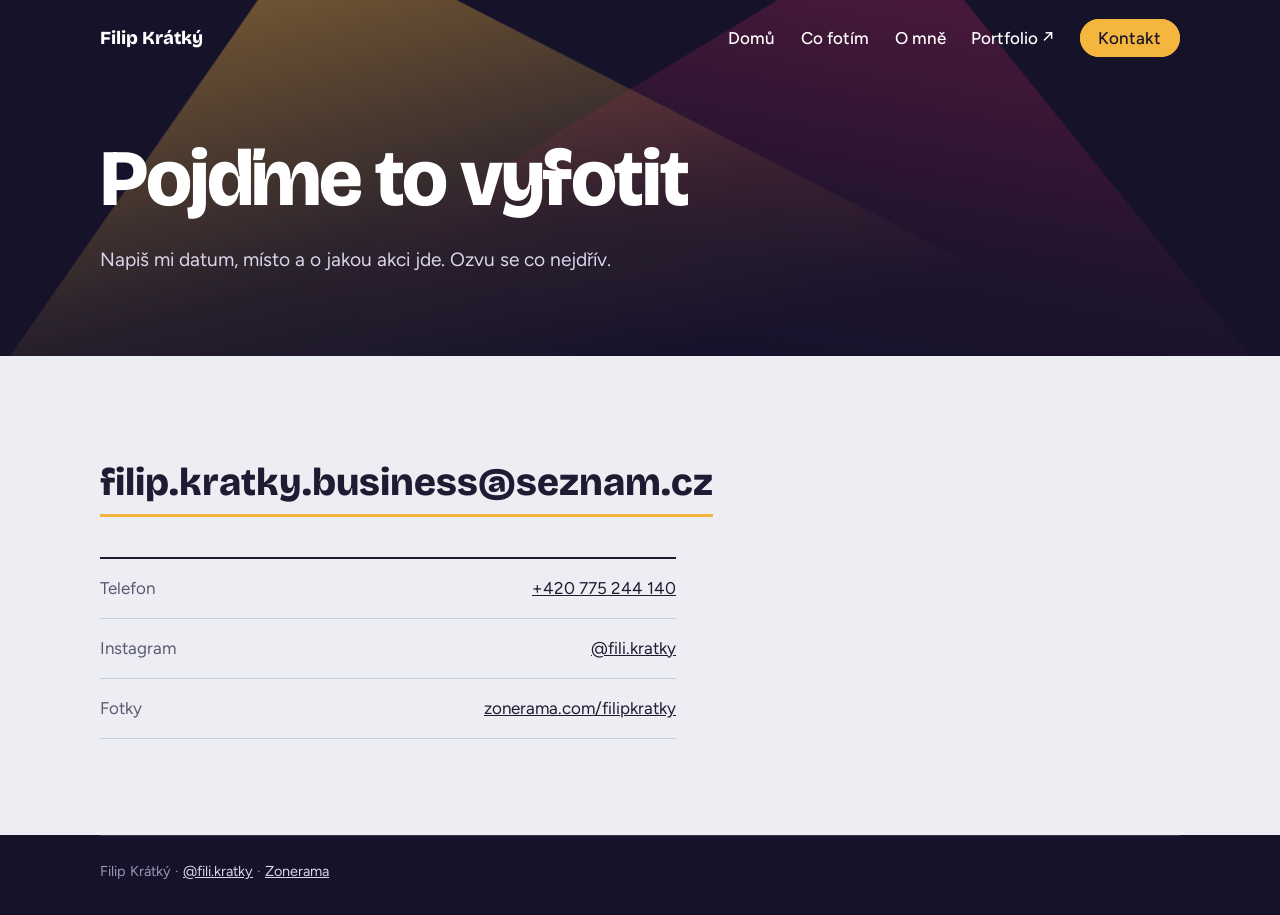
<file: kontakt.html>
<!DOCTYPE html>
<html lang="cs">
<head>
<meta charset="utf-8">
<meta name="viewport" content="width=device-width, initial-scale=1">
<title>Kontakt – Filip Krátký</title>
<meta name="description" content="Napiš mi datum, místo a typ akce. Ozvu se co nejdřív.">
<link rel="preconnect" href="https://fonts.googleapis.com">
<link rel="preconnect" href="https://fonts.gstatic.com" crossorigin>
<link href="https://fonts.googleapis.com/css2?family=Bricolage+Grotesque:opsz,wght@12..96,500;12..96,800&family=Figtree:wght@400;500;600&display=swap" rel="stylesheet">
<link rel="stylesheet" href="style.css">
</head>
<body>

<header class="hero page">
  <div class="beam a" aria-hidden="true"></div>
  <div class="beam b" aria-hidden="true"></div>

  <div class="wrap">
    <nav aria-label="Hlavní menu">
      <a class="brand" href="index.html">Filip Krátký</a>
      <button class="menu-btn" aria-expanded="false" aria-controls="menu">Menu</button>
      <ul class="menu" id="menu">
        <li><a href="index.html">Domů</a></li>
        <li><a href="sluzby.html">Co fotím</a></li>
        <li><a href="o-mne.html">O mně</a></li>
        <li><a href="https://www.zonerama.com/filipkratky" target="_blank" rel="noopener">Portfolio ↗</a></li>
        <li><a class="pill" href="kontakt.html" aria-current="page">Kontakt</a></li>
      </ul>
    </nav>

    <div class="hero-body">
      <h1>Pojďme to vyfotit</h1>
      <p class="lead">Napiš mi datum, místo a o jakou akci jde. Ozvu se co nejdřív.</p>
    </div>
  </div>
</header>

<main>
  <section class="contact-page">
    <div class="wrap">
      <!-- TODO: změň na svůj e-mail -->
      <a class="mail" href="mailto:filip.kratky.business@seznam.cz">filip.kratky.business@seznam.cz</a>

      <ul class="contact-list">
        <!-- TODO: doplň telefon nebo ten řádek smaž -->
        <li><span>Telefon</span> <a href="tel:+420775244140">+420 775 244 140</a></li>
        <li><span>Instagram</span> <a href="https://instagram.com/fili.kratky">@fili.kratky</a></li>
        <li><span>Fotky</span> <a href="https://www.zonerama.com/filipkratky" target="_blank" rel="noopener">zonerama.com/filipkratky</a></li>
      </ul>
    </div>
  </section>
</main>

<footer>
  <div class="wrap">
    Filip Krátký · <a href="https://instagram.com/fili.kratky">@fili.kratky</a> · <a href="https://www.zonerama.com/filipkratky" target="_blank" rel="noopener">Zonerama</a>
  </div>
</footer>

<script src="script.js"></script>
</body>
</html>
</file>
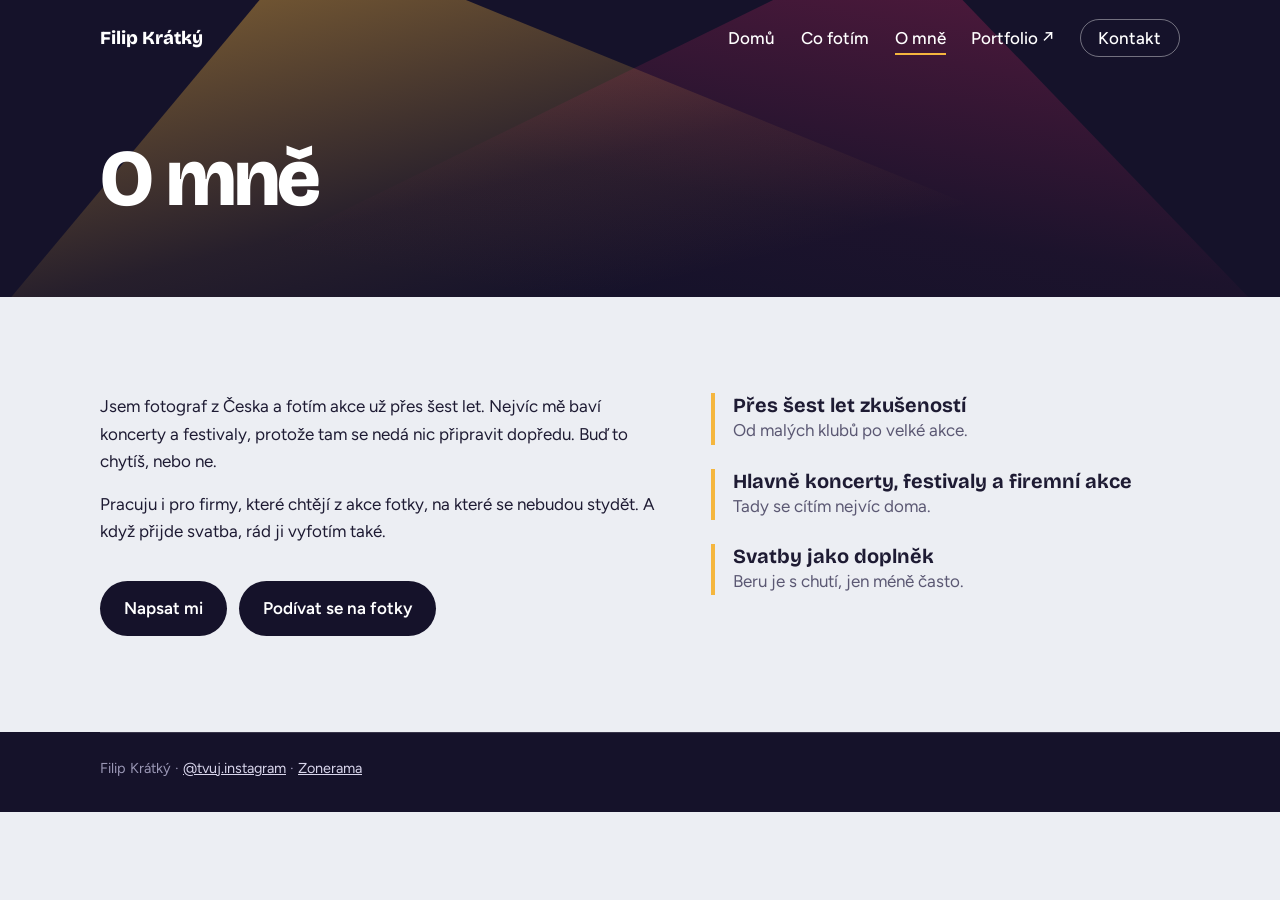
<file: o-mne.html>
<!DOCTYPE html>
<html lang="cs">
<head>
<meta charset="utf-8">
<meta name="viewport" content="width=device-width, initial-scale=1">
<title>O mně – Filip Krátký</title>
<meta name="description" content="Jsem fotograf z Česka a fotím akce už přes šest let. Koncerty, festivaly, firemní akce a svatby.">
<link rel="preconnect" href="https://fonts.googleapis.com">
<link rel="preconnect" href="https://fonts.gstatic.com" crossorigin>
<link href="https://fonts.googleapis.com/css2?family=Bricolage+Grotesque:opsz,wght@12..96,500;12..96,800&family=Figtree:wght@400;500;600&display=swap" rel="stylesheet">
<link rel="stylesheet" href="style.css">
</head>
<body>

<header class="hero page">
  <div class="beam a" aria-hidden="true"></div>
  <div class="beam b" aria-hidden="true"></div>

  <div class="wrap">
    <nav aria-label="Hlavní menu">
      <a class="brand" href="index.html">Filip Krátký</a>
      <button class="menu-btn" aria-expanded="false" aria-controls="menu">Menu</button>
      <ul class="menu" id="menu">
        <li><a href="index.html">Domů</a></li>
        <li><a href="sluzby.html">Co fotím</a></li>
        <li><a href="o-mne.html" aria-current="page">O mně</a></li>
        <li><a href="https://www.zonerama.com/filipkratky" target="_blank" rel="noopener">Portfolio ↗</a></li>
        <li><a class="pill" href="kontakt.html">Kontakt</a></li>
      </ul>
    </nav>

    <div class="hero-body">
      <h1>O mně</h1>
    </div>
  </div>
</header>

<main>
  <section class="about">
    <div class="wrap about-grid">
      <div>
        <p>Jsem fotograf z Česka a fotím akce už přes šest let. Nejvíc mě baví koncerty a festivaly, protože tam se nedá nic připravit dopředu. Buď to chytíš, nebo ne.</p>
        <p>Pracuju i pro firmy, které chtějí z akce fotky, na které se nebudou stydět. A když přijde svatba, rád ji vyfotím také.</p>
        <!-- TODO: přidej pár vlastních vět. Jak ses k focení dostal, co tě na něm baví, jaké vybavení používáš. -->
        <div class="cta">
          <a class="btn dark" href="kontakt.html">Napsat mi</a>
          <a class="btn dark" href="https://www.zonerama.com/filipkratky" target="_blank" rel="noopener">Podívat se na fotky</a>
        </div>
      </div>
      <ul class="facts">
        <li>
          <strong>Přes šest let zkušeností</strong>
          <span>Od malých klubů po velké akce.</span>
        </li>
        <li>
          <strong>Hlavně koncerty, festivaly a firemní akce</strong>
          <span>Tady se cítím nejvíc doma.</span>
        </li>
        <li>
          <strong>Svatby jako doplněk</strong>
          <span>Beru je s chutí, jen méně často.</span>
        </li>
      </ul>
    </div>
  </section>
</main>

<footer>
  <div class="wrap">
    Filip Krátký · <a href="https://instagram.com/tvuj.instagram">@tvuj.instagram</a> · <a href="https://www.zonerama.com/filipkratky" target="_blank" rel="noopener">Zonerama</a>
  </div>
</footer>

<script src="script.js"></script>
</body>
</html>
</file>
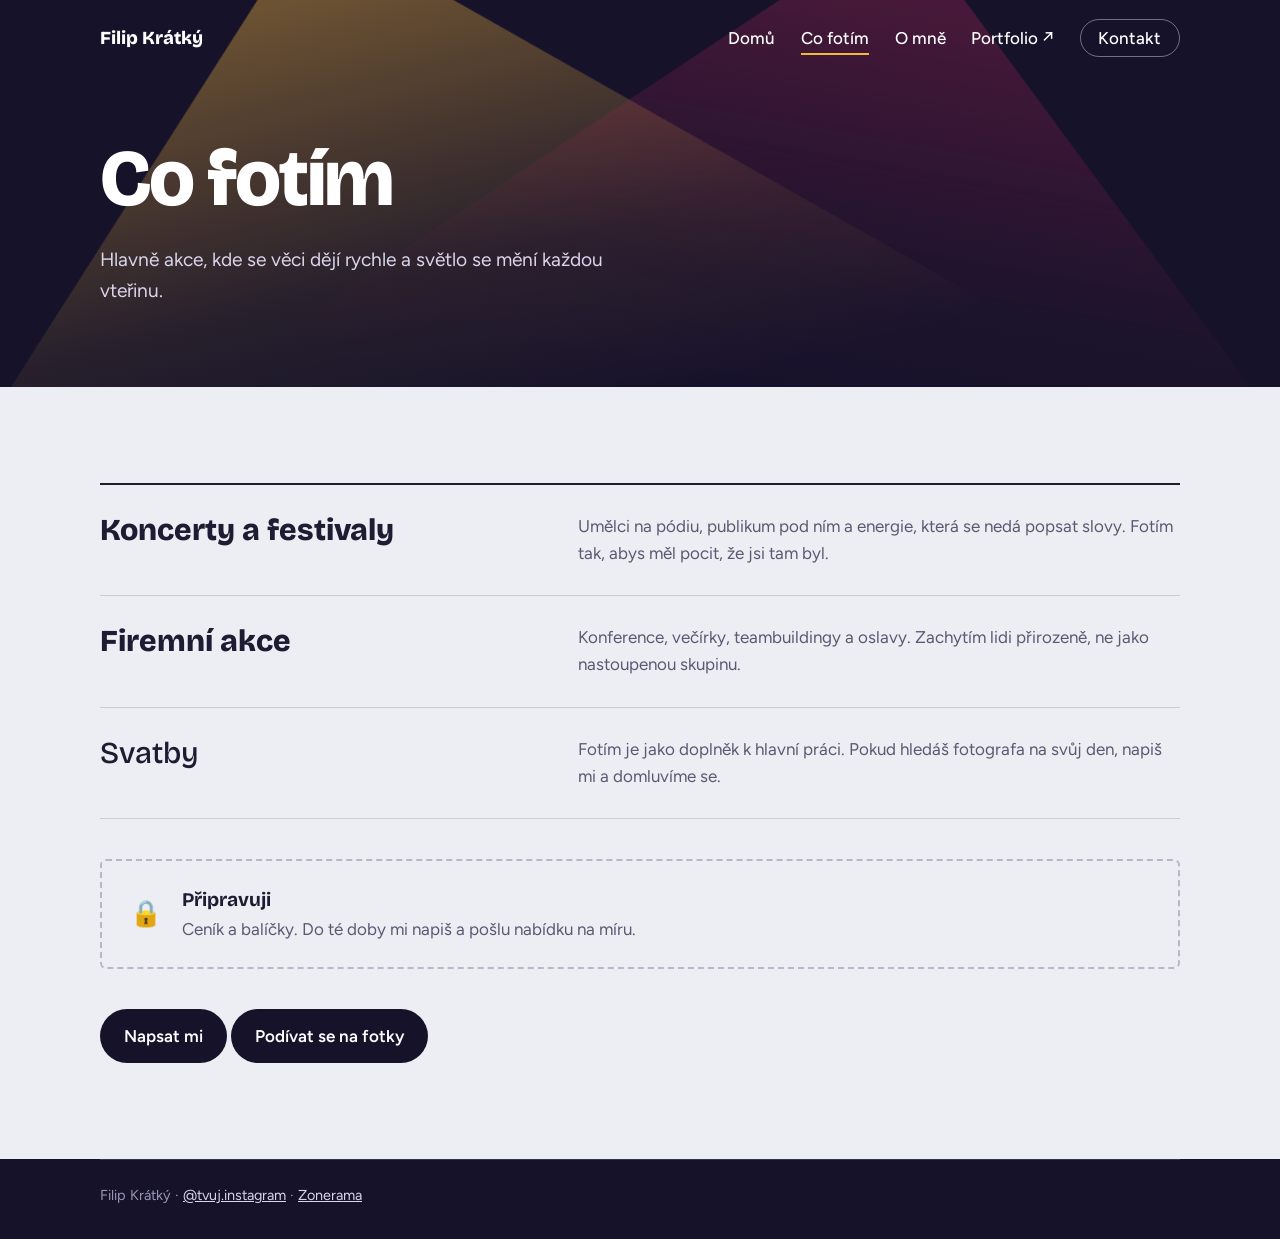
<file: sluzby.html>
<!DOCTYPE html>
<html lang="cs">
<head>
<meta charset="utf-8">
<meta name="viewport" content="width=device-width, initial-scale=1">
<title>Co fotím – Filip Krátký</title>
<meta name="description" content="Koncerty, festivaly, firemní akce a svatby. Fotograf akcí z Česka.">
<link rel="preconnect" href="https://fonts.googleapis.com">
<link rel="preconnect" href="https://fonts.gstatic.com" crossorigin>
<link href="https://fonts.googleapis.com/css2?family=Bricolage+Grotesque:opsz,wght@12..96,500;12..96,800&family=Figtree:wght@400;500;600&display=swap" rel="stylesheet">
<link rel="stylesheet" href="style.css">
</head>
<body>

<header class="hero page">
  <div class="beam a" aria-hidden="true"></div>
  <div class="beam b" aria-hidden="true"></div>

  <div class="wrap">
    <nav aria-label="Hlavní menu">
      <a class="brand" href="index.html">Filip Krátký</a>
      <button class="menu-btn" aria-expanded="false" aria-controls="menu">Menu</button>
      <ul class="menu" id="menu">
        <li><a href="index.html">Domů</a></li>
        <li><a href="sluzby.html" aria-current="page">Co fotím</a></li>
        <li><a href="o-mne.html">O mně</a></li>
        <li><a href="https://www.zonerama.com/filipkratky" target="_blank" rel="noopener">Portfolio ↗</a></li>
        <li><a class="pill" href="kontakt.html">Kontakt</a></li>
      </ul>
    </nav>

    <div class="hero-body">
      <h1>Co fotím</h1>
      <p class="lead">Hlavně akce, kde se věci dějí rychle a světlo se mění každou vteřinu.</p>
    </div>
  </div>
</header>

<main>
  <section class="what">
    <div class="wrap">
      <ul>
        <li>
          <h3>Koncerty a festivaly</h3>
          <p>Umělci na pódiu, publikum pod ním a energie, která se nedá popsat slovy. Fotím tak, abys měl pocit, že jsi tam byl.</p>
        </li>
        <li>
          <h3>Firemní akce</h3>
          <p>Konference, večírky, teambuildingy a oslavy. Zachytím lidi přirozeně, ne jako nastoupenou skupinu.</p>
        </li>
        <li class="minor">
          <h3>Svatby</h3>
          <p>Fotím je jako doplněk k hlavní práci. Pokud hledáš fotografa na svůj den, napiš mi a domluvíme se.</p>
        </li>
      </ul>

      <div class="soon" style="margin-top:2.5rem">
        <span class="lock" aria-hidden="true">🔒</span>
        <div>
          <strong>Připravuji</strong>
          Ceník a balíčky. Do té doby mi napiš a pošlu nabídku na míru.
        </div>
      </div>

      <p class="more">
        <a class="btn dark" href="kontakt.html">Napsat mi</a>
        <a class="btn dark" href="https://www.zonerama.com/filipkratky" target="_blank" rel="noopener">Podívat se na fotky</a>
      </p>
    </div>
  </section>
</main>

<footer>
  <div class="wrap">
    Filip Krátký · <a href="https://instagram.com/tvuj.instagram">@tvuj.instagram</a> · <a href="https://www.zonerama.com/filipkratky" target="_blank" rel="noopener">Zonerama</a>
  </div>
</footer>

<script src="script.js"></script>
</body>
</html>
</file>
<file: style.css>
:root {
  --night: #15122a;
  --night-soft: #221d44;
  --fog: #eceef3;
  --paper: #f7f8fb;
  --ink: #1e1b33;
  --muted: #5b5873;
  --amber: #f5b63e;
  --gel: #c4285f;
  --display: "Bricolage Grotesque", "Arial Black", system-ui, sans-serif;
  --body: "Figtree", system-ui, -apple-system, "Segoe UI", sans-serif;
}

*, *::before, *::after { box-sizing: border-box; }
html { scroll-behavior: smooth; }
body {
  margin: 0;
  background: var(--fog);
  color: var(--ink);
  font-family: var(--body);
  font-size: 1.0625rem;
  line-height: 1.6;
}
a { color: inherit; }
:focus-visible { outline: 3px solid var(--gel); outline-offset: 3px; border-radius: 4px; }

.wrap { width: min(1080px, 100% - 2.5rem); margin-inline: auto; }

/* ---------- Hlavička a menu ---------- */
.hero {
  position: relative;
  background: var(--night);
  color: #fff;
  overflow: hidden;
  padding-bottom: clamp(4rem, 10vw, 8rem);
}
.hero.page { padding-bottom: clamp(3rem, 7vw, 5rem); }

.beam {
  position: absolute;
  top: -10%;
  left: 50%;
  width: 90%;
  height: 130%;
  transform-origin: 50% 0;
  background: linear-gradient(to bottom, rgba(245,182,62,.42), rgba(245,182,62,.08) 65%, transparent);
  clip-path: polygon(46% 0, 54% 0, 100% 100%, 0 100%);
  pointer-events: none;
}
.beam.a { margin-left: -70%; transform: rotate(-14deg); animation: sweep-a 4.5s ease-out both; }
.beam.b {
  margin-left: -25%;
  transform: rotate(10deg);
  opacity: .7;
  background: linear-gradient(to bottom, rgba(196,40,95,.45), rgba(196,40,95,.06) 65%, transparent);
  animation: sweep-b 4.5s ease-out both;
}
@keyframes sweep-a { from { transform: rotate(-40deg); opacity: 0; } to { transform: rotate(-14deg); opacity: 1; } }
@keyframes sweep-b { from { transform: rotate(35deg); opacity: 0; } to { transform: rotate(10deg); opacity: .7; } }

nav {
  position: relative;
  z-index: 3;
  display: flex;
  justify-content: space-between;
  align-items: center;
  padding-block: 1.5rem;
  font-weight: 500;
}
nav .brand { text-decoration: none; font-family: var(--display); font-weight: 800; font-size: 1.15rem; }

.menu { display: flex; align-items: center; gap: 1.6rem; list-style: none; margin: 0; padding: 0; }
.menu a {
  text-decoration: none;
  padding: .3rem 0;
  border-bottom: 2px solid transparent;
}
.menu a:hover,
.menu a[aria-current="page"] { border-bottom-color: var(--amber); }
.menu a.pill {
  padding: .5rem 1.1rem;
  border: 1px solid rgba(255,255,255,.4);
  border-radius: 999px;
}
.menu a.pill:hover { background: rgba(255,255,255,.1); }
.menu a.pill[aria-current="page"] { background: var(--amber); color: var(--night); border-color: var(--amber); }

.menu-btn {
  display: none;
  background: none;
  border: 1px solid rgba(255,255,255,.4);
  color: #fff;
  border-radius: 999px;
  padding: .45rem 1rem;
  font: inherit;
  font-weight: 500;
  cursor: pointer;
}

/* ---------- Hero obsah ---------- */
.hero-body { position: relative; z-index: 2; padding-top: clamp(3.5rem, 11vw, 8.5rem); }
.hero.page .hero-body { padding-top: clamp(2rem, 6vw, 4rem); }
.hero .tag { margin: 0 0 1.25rem; color: var(--amber); font-weight: 600; }
h1 {
  margin: 0;
  font-family: var(--display);
  font-weight: 800;
  font-size: clamp(3.25rem, 11vw, 8rem);
  line-height: .95;
  letter-spacing: -.03em;
}
.hero.page h1 { font-size: clamp(2.5rem, 8vw, 5rem); }
.hero .lead { max-width: 34rem; margin: 1.75rem 0 0; font-size: 1.2rem; color: #d9d6ec; }
.cta { display: flex; flex-wrap: wrap; gap: .75rem; margin-top: 2.25rem; }
.btn {
  display: inline-block;
  padding: .85rem 1.5rem;
  border-radius: 999px;
  font-weight: 600;
  text-decoration: none;
}
.btn.primary { background: var(--amber); color: var(--night); }
.btn.primary:hover { background: #ffc85c; }
.btn.ghost { border: 1px solid rgba(255,255,255,.4); color: #fff; }
.btn.ghost:hover { background: rgba(255,255,255,.1); }
.btn.dark { background: var(--night); color: #fff; }
.btn.dark:hover { background: var(--night-soft); }

/* ---------- Motto ---------- */
.motto { padding-block: clamp(4rem, 9vw, 7rem); }
.motto p {
  margin: 0;
  max-width: 22ch;
  font-family: var(--display);
  font-weight: 800;
  font-size: clamp(2rem, 5.5vw, 3.75rem);
  line-height: 1.08;
  letter-spacing: -.02em;
}

/* ---------- Sekce ---------- */
section { scroll-margin-top: 1rem; }
h2 {
  margin: 0 0 .5rem;
  font-family: var(--display);
  font-weight: 800;
  font-size: clamp(1.75rem, 4vw, 2.5rem);
  letter-spacing: -.02em;
  line-height: 1.1;
}
.sub { margin: 0 0 2.5rem; color: var(--muted); max-width: 40rem; }

/* ---------- Co fotím ---------- */
.what { padding-block: clamp(3rem, 8vw, 6rem); }
.what ul { list-style: none; margin: 0; padding: 0; border-top: 2px solid var(--ink); }
.what li {
  display: grid;
  grid-template-columns: minmax(0, 1fr) minmax(0, 1.4fr);
  gap: 1rem 3rem;
  padding: 1.75rem 0;
  border-bottom: 1px solid #c9ccd8;
}
.what h3 {
  margin: 0;
  font-family: var(--display);
  font-weight: 800;
  font-size: clamp(1.4rem, 3vw, 1.9rem);
  line-height: 1.15;
}
.what p { margin: 0; color: var(--muted); }
.what li.minor h3 { font-weight: 500; }
.what .more { margin-top: 2.5rem; }

/* ---------- Ukázky ---------- */
.work { background: var(--paper); padding-block: clamp(4rem, 9vw, 7rem); }
.grid {
  display: grid;
  grid-template-columns: repeat(6, 1fr);
  grid-auto-rows: 150px;
  gap: .75rem;
}
.tile {
  position: relative;
  overflow: hidden;
  margin: 0;
  border-radius: 6px;
  background: linear-gradient(135deg, var(--night-soft), var(--night));
  color: #fff;
}
.tile:nth-child(2n) { background: linear-gradient(135deg, #5a2146, var(--night)); }
.tile:nth-child(3n) { background: linear-gradient(135deg, #5e4416, var(--night)); }
.tile img { position: absolute; inset: 0; width: 100%; height: 100%; object-fit: cover; }
.tile figcaption {
  position: absolute;
  inset: auto 0 0 0;
  padding: 2.5rem .9rem .75rem;
  font-size: .95rem;
  font-weight: 500;
  background: linear-gradient(to top, rgba(10,8,25,.8), transparent);
}
.t1 { grid-column: span 4; grid-row: span 3; }
.t2 { grid-column: span 2; grid-row: span 2; }
.t3 { grid-column: span 2; grid-row: span 1; }
.t4, .t5, .t6 { grid-column: span 2; grid-row: span 2; }

.work .more { margin-top: 2rem; }

.soon {
  margin-top: 1.5rem;
  padding: 1.5rem 1.75rem;
  border: 2px dashed #b5b8c8;
  border-radius: 6px;
  display: flex;
  gap: 1.25rem;
  align-items: center;
  color: var(--muted);
}
.soon strong { color: var(--ink); font-family: var(--display); font-size: 1.2rem; display: block; }
.soon .lock { font-size: 1.6rem; }

/* ---------- O mně ---------- */
.about { padding-block: clamp(3rem, 8vw, 6rem); }
.about-grid { display: grid; grid-template-columns: 1.2fr 1fr; gap: 3rem; align-items: start; }
.about p { margin: 0 0 1rem; max-width: 36rem; }
.facts { list-style: none; margin: 0; padding: 0; display: grid; gap: 1.5rem; }
.facts li { padding-left: 1.1rem; border-left: 4px solid var(--amber); }
.facts strong { display: block; font-family: var(--display); font-size: 1.25rem; line-height: 1.2; }
.facts span { color: var(--muted); }

/* ---------- Kontakt ---------- */
.contact { background: var(--night); color: #fff; padding-block: clamp(4rem, 9vw, 6.5rem); }
.contact h2 { font-size: clamp(2rem, 6vw, 4rem); }
.contact p { color: #d9d6ec; max-width: 32rem; margin: 0 0 2rem; }
.contact .mail {
  display: inline-block;
  font-family: var(--display);
  font-weight: 800;
  font-size: clamp(1.4rem, 4vw, 2.4rem);
  color: var(--amber);
  text-decoration: none;
  border-bottom: 2px solid currentColor;
}
.contact .mail:hover { color: #ffc85c; }
.contact .links { margin-top: 1.5rem; }
.contact .links a { color: #fff; }

.contact-page { padding-block: clamp(3rem, 8vw, 6rem); }
.contact-page .mail {
  display: inline-block;
  font-family: var(--display);
  font-weight: 800;
  font-size: clamp(1.4rem, 4vw, 2.4rem);
  text-decoration: none;
  border-bottom: 3px solid var(--amber);
}
.contact-page .mail:hover { border-bottom-color: var(--gel); }
.contact-list { list-style: none; margin: 2.5rem 0 0; padding: 0; border-top: 2px solid var(--ink); max-width: 36rem; }
.contact-list li { padding: 1rem 0; border-bottom: 1px solid #c9ccd8; display: flex; justify-content: space-between; gap: 1rem; flex-wrap: wrap; }
.contact-list span { color: var(--muted); }

footer { background: var(--night); color: #9a97b5; padding: 0 0 2rem; font-size: .9rem; }
footer .wrap { border-top: 1px solid rgba(255,255,255,.15); padding-top: 1.5rem; }
footer a { color: #d9d6ec; }
.page-end { background: var(--night); height: 0; }

/* ---------- Mobil ---------- */
@media (max-width: 760px) {
  .menu-btn { display: inline-block; }
  .menu {
    display: none;
    position: absolute;
    top: 100%;
    left: 0;
    right: 0;
    flex-direction: column;
    align-items: stretch;
    gap: 0;
    background: var(--night-soft);
    border-radius: 8px;
    padding: .5rem 1.25rem;
    box-shadow: 0 12px 30px rgba(0,0,0,.35);
  }
  .menu.open { display: flex; }
  .menu li { border-bottom: 1px solid rgba(255,255,255,.12); }
  .menu li:last-child { border-bottom: 0; }
  .menu a { display: block; padding: .9rem 0; border-bottom: 0 !important; }
  .menu a[aria-current="page"] { color: var(--amber); }
  .menu a.pill { border: 0; border-radius: 0; padding: .9rem 0; background: none !important; }

  .what li { grid-template-columns: 1fr; gap: .5rem; }
  .about-grid { grid-template-columns: 1fr; gap: 2.5rem; }
  .grid { grid-template-columns: repeat(2, 1fr); grid-auto-rows: 170px; }
  .t1 { grid-column: span 2; grid-row: span 2; }
  .t2, .t3, .t4, .t5, .t6 { grid-column: span 1; grid-row: span 1; }
}

@media (prefers-reduced-motion: reduce) {
  html { scroll-behavior: auto; }
  .beam.a { animation: none; transform: rotate(-14deg); }
  .beam.b { animation: none; transform: rotate(10deg); opacity: .7; }
}
</file>
